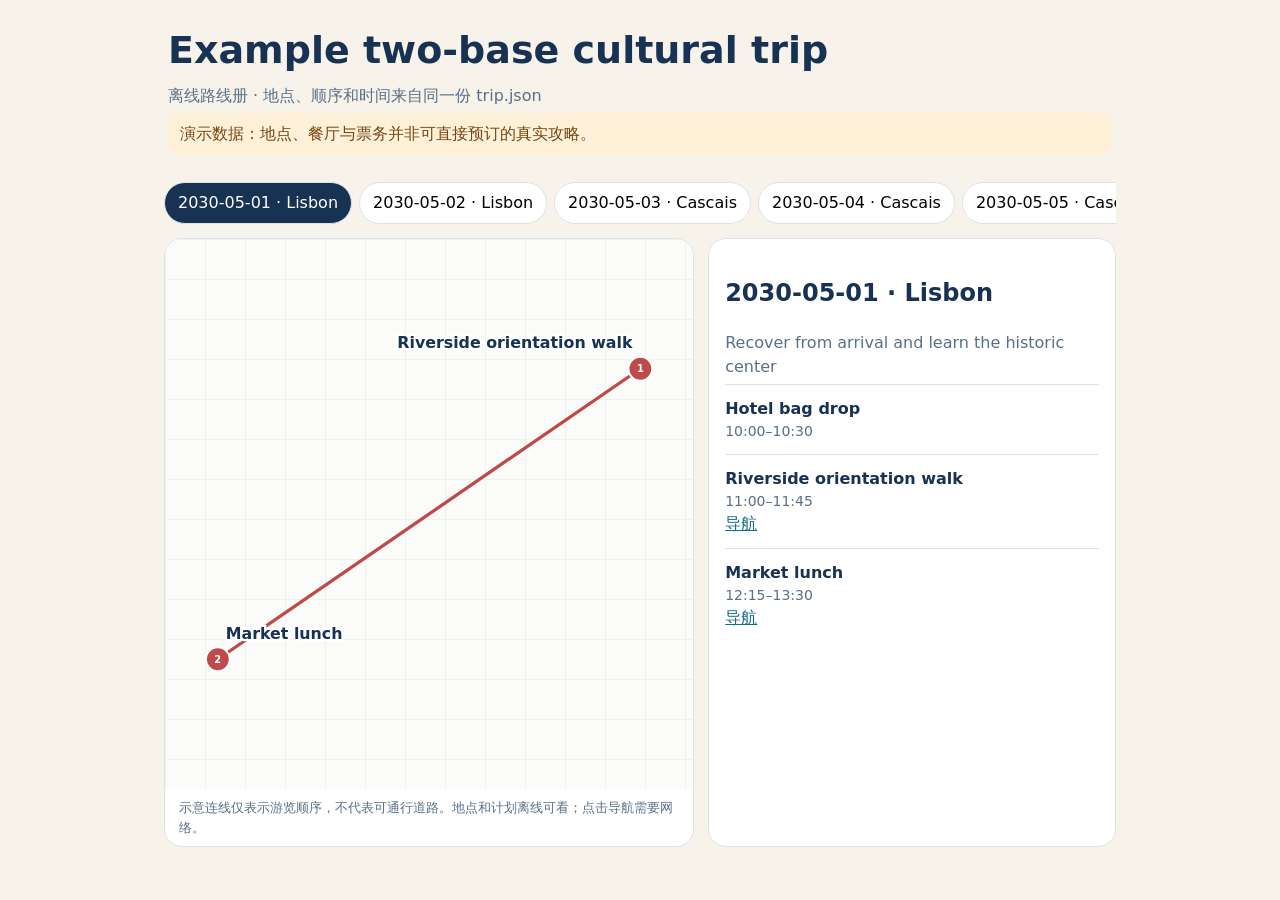
<file: examples/lisbon-coast/route-offline.html>
<!doctype html>
<html lang="zh-CN"><head><meta charset="utf-8"><meta name="viewport" content="width=device-width,initial-scale=1"><title>Example two-base cultural trip · 离线路线</title>
<style>
:root{--ink:#173253;--muted:#597088;--paper:#f7f3eb;--card:#fff;--line:#dce3e7}*{box-sizing:border-box}body{margin:0;background:var(--paper);color:var(--ink);font:16px/1.5 system-ui,-apple-system,"PingFang SC",sans-serif}header{padding:22px 18px 12px;max-width:980px;margin:auto}h1{font-size:clamp(24px,5vw,38px);margin:0}header p,.note{color:var(--muted);margin:5px 0}main{max-width:980px;margin:auto;padding:0 14px 40px}.tabs{display:flex;gap:7px;overflow:auto;padding:10px 0 14px}button{font:inherit;cursor:pointer}.tabs button{border:1px solid var(--line);border-radius:999px;background:white;padding:8px 13px;white-space:nowrap}.tabs button[aria-selected=true]{background:var(--ink);color:white}.layout{display:grid;grid-template-columns:minmax(0,1.3fr) minmax(280px,1fr);gap:14px}.panel{background:var(--card);border:1px solid var(--line);border-radius:18px;overflow:hidden}.map-wrap{height:550px;touch-action:none;overflow:hidden;background:linear-gradient(90deg,#edf2ed 1px,transparent 1px),linear-gradient(#edf2ed 1px,transparent 1px),#fbfcf9;background-size:40px 40px}svg{width:100%;height:100%}.info{padding:16px}.stops{list-style:none;padding:0;margin:0}.stops li{border-top:1px solid var(--line);padding:12px 0}.stops a{color:#166d89;margin-right:12px}.time{font-variant-numeric:tabular-nums;color:var(--muted);font-size:14px}.badge{display:inline-block;border-radius:99px;padding:1px 7px;background:#e9f2f1;color:#235e61;font-size:12px}.map-caption{padding:9px 14px;color:var(--muted);font-size:13px}@media(max-width:700px){.layout{grid-template-columns:1fr}.map-wrap{height:360px}}
.map-wrap{touch-action:pan-y}.demo-notice{background:#fff1d8;color:#754612;border-radius:10px;padding:9px 12px}@media(max-width:700px){.map-wrap{height:300px}}</style></head><body><header><h1>Example two-base cultural trip</h1><p>离线路线册 · 地点、顺序和时间来自同一份 trip.json</p><p class="demo-notice">演示数据：地点、餐厅与票务并非可直接预订的真实攻略。</p></header><main><nav class="tabs" id="tabs" aria-label="选择日期"></nav><section class="layout"><div class="panel"><div class="map-wrap"><svg id="map" viewBox="0 0 800 600" role="img" aria-label="当日地点示意图"></svg></div><div class="map-caption">示意连线仅表示游览顺序，不代表可通行道路。地点和计划离线可看；点击导航需要网络。</div></div><div class="panel info"><h2 id="daytitle"></h2><p class="note" id="outcome"></p><ol class="stops" id="stops"></ol><p class="note" id="fallback"></p></div></section></main>
<script type="application/json" id="trip-data">{"days": [{"date": "2030-05-01", "base": "Lisbon", "outcome": "Recover from arrival and learn the historic center", "anchor_ids": [], "items": [{"id": "bag-drop", "name": "Hotel bag drop", "start": "10:00", "end": "10:30"}, {"id": "riverside", "name": "Riverside orientation walk", "start": "11:00", "end": "11:45", "lat": 38.7077, "lon": -9.1365, "weather_sensitive": true}, {"id": "market-lunch", "name": "Market lunch", "start": "12:15", "end": "13:30", "lat": 38.707, "lon": -9.1457, "meal": "lunch", "booking_id": "market-lunch"}], "first_cut": "Riverside orientation walk"}, {"date": "2030-05-02", "base": "Lisbon", "outcome": "Focused art and architecture day", "anchor_ids": ["gallery-entry"], "items": [{"id": "gallery", "name": "Gallery entry target", "start": "10:00", "end": "12:00", "lat": 38.7108, "lon": -9.1427, "anchor_id": "gallery-entry", "booking_id": "gallery-ticket", "rigidity": "hard"}, {"id": "garden", "name": "Garden recovery break", "start": "12:30", "end": "13:00", "lat": 38.7148, "lon": -9.1607, "weather_sensitive": true, "rigidity": "optional"}, {"id": "dinner", "name": "Neighborhood dinner", "start": "19:00", "end": "20:00", "lat": 38.7108, "lon": -9.1427, "meal": "dinner"}], "weather_fallback": "Skip the garden and take an indoor café break", "first_cut": "Garden recovery break"}, {"date": "2030-05-03", "base": "Cascais", "outcome": "Make a low-risk base transfer", "anchor_ids": ["coast-train"], "items": [{"id": "checkout", "name": "Hotel checkout", "start": "09:00", "end": "09:30"}, {"id": "coast-train", "name": "Transfer to the coast", "start": "11:00", "end": "11:45", "lat": 38.7008, "lon": -9.4173, "anchor_id": "coast-train", "mode_from_previous": "rail"}, {"id": "seafront", "name": "Seafront walk", "start": "12:15", "end": "13:00", "lat": 38.6968, "lon": -9.4204, "weather_sensitive": true}], "first_cut": "Seafront walk"}, {"date": "2030-05-04", "base": "Cascais", "outcome": "Explore the coast at an easy pace", "anchor_ids": [], "items": [{"id": "paula-rego", "name": "Paula Rego House of Stories", "lat": 38.694766, "lon": -9.423707, "icon": "museum"}, {"id": "long-lunch", "name": "Long lunch"}, {"id": "carmona-park", "name": "Marechal Carmona Park", "lat": 38.694759, "lon": -9.421921, "icon": "garden", "weather_sensitive": true}, {"id": "santa-marta", "name": "Santa Marta Lighthouse Museum", "lat": 38.69042, "lon": -9.421043, "icon": "museum", "rigidity": "optional"}], "first_cut": "Santa Marta Lighthouse Museum", "weather_fallback": "Skip the park in rain; recheck museum opening before departure"}, {"date": "2030-05-05", "base": "Cascais", "outcome": "Depart without schedule risk", "anchor_ids": [], "items": [{"id": "departure-breakfast", "name": "Breakfast near hotel"}, {"id": "rainha-beach", "name": "Rainha Beach promenade", "lat": 38.699149, "lon": -9.41812, "icon": "walk", "weather_sensitive": true, "rigidity": "optional"}, {"id": "cascais-station", "name": "Cascais railway station", "lat": 38.70088, "lon": -9.41791, "icon": "rail"}], "first_cut": "Rainha Beach promenade"}], "bookings": [{"id": "gallery-ticket", "item": "Gallery entry target", "status": "bookable", "intended_date": "2030-05-02", "intended_time": "10:00", "travelers": 2, "source_url": "https://example.com/official-ticket-page", "checked_at": "2030-01-15T09:00:00+00:00", "next_check_at": "2030-02-15T09:00:00+00:00", "fallback": "Use the contemporary art center on the same route"}, {"id": "market-lunch", "item": "Market lunch", "status": "walk_in", "intended_date": "2030-05-01", "travelers": 2}]}</script><script>
const data=JSON.parse(document.getElementById('trip-data').textContent),tabs=document.getElementById('tabs'),svg=document.getElementById('map'),list=document.getElementById('stops');
const NS='http://www.w3.org/2000/svg',colors=["#be4b49", "#248569", "#d58a13", "#3971b8", "#7958a6", "#138f93"];
function node(name,attrs={}){let e=document.createElementNS(NS,name);for(let [k,v] of Object.entries(attrs))e.setAttribute(k,v);return e}
function show(index){
  const day=data.days[index],color=colors[index%colors.length];
  const points=day.items.filter(x=>typeof x==='object'&&Number.isFinite(x.lat)&&Number.isFinite(x.lon));
  tabs.querySelectorAll('button').forEach((b,i)=>b.setAttribute('aria-selected',i===index));
  document.getElementById('daytitle').textContent=day.date+' · '+(day.title||day.base||'');
  document.getElementById('outcome').textContent=day.outcome||day.primary_outcome||'';
  document.getElementById('fallback').textContent=day.weather_fallback?'雨天/中断：'+day.weather_fallback:'';
  list.replaceChildren();svg.replaceChildren();
  if(points.length){
    const lats=points.map(p=>p.lat),lons=points.map(p=>p.lon);
    const minLat=Math.min(...lats),maxLat=Math.max(...lats),minLon=Math.min(...lons),maxLon=Math.max(...lons);
    const latSpan=maxLat-minLat,lonSpan=maxLon-minLon;
    const coords=points.map(p=>[lonSpan?80+(p.lon-minLon)/lonSpan*640:400,latSpan?520-(p.lat-minLat)/latSpan*440:300]);
    if(coords.length>1)svg.append(node('polyline',{points:coords.map(p=>p.join(',')).join(' '),fill:'none',stroke:color,'stroke-width':5,'stroke-linecap':'round','stroke-linejoin':'round'}));
    points.forEach((p,i)=>{
      const [x,y]=coords[i],g=node('g',{tabindex:0,role:'link','aria-label':p.name});
      const c=node('circle',{cx:x,cy:y,r:18,fill:color,stroke:'white','stroke-width':3});
      const t=node('text',{x,y:y+5,'text-anchor':'middle',fill:'white','font-size':15,'font-weight':'bold'});
      const labelX=x>560?x-12:x<240?x+12:x;
      const labelAnchor=x>560?'end':x<240?'start':'middle';
      const label=node('text',{x:labelX,y:y-31,'text-anchor':labelAnchor,fill:'#173253','font-size':24,'font-weight':600,'paint-order':'stroke',stroke:'white','stroke-width':7});
      t.textContent=i+1;label.textContent=p.name;g.append(c,t,label);
      g.addEventListener('click',()=>open('https://www.google.com/maps/search/?api=1&query='+p.lat+','+p.lon,'_blank'));
      svg.append(g);
    });
  }else{
    const message=node('text',{x:400,y:300,'text-anchor':'middle',fill:'#597088','font-size':24});
    message.textContent='这一天还没有已核实的地点坐标';svg.append(message);
  }
  day.items.forEach(item=>{
    const p=typeof item==='string'?{name:item}:item,li=document.createElement('li'),strong=document.createElement('strong');
    strong.textContent=p.name;li.append(strong);
    if(p.start){const time=document.createElement('div');time.className='time';time.textContent=p.start+'–'+p.end+(p.mode_from_previous?' · '+p.mode_from_previous:'');li.append(time)}
    if(Number.isFinite(p.lat)&&Number.isFinite(p.lon)){const a=document.createElement('a');a.href='https://www.google.com/maps/search/?api=1&query='+p.lat+','+p.lon;a.target='_blank';a.rel='noopener';a.textContent='导航';li.append(a)}
    if(p.address){const span=document.createElement('span');span.className='time';span.textContent=p.address;li.append(span)}
    list.append(li);
  });
}
data.days.forEach((d,i)=>{let b=document.createElement('button');b.textContent=d.date+' · '+(d.title||d.base||'Day '+(i+1));b.addEventListener('click',()=>show(i));tabs.append(b)});show(0);
</script></body></html>
</file>
